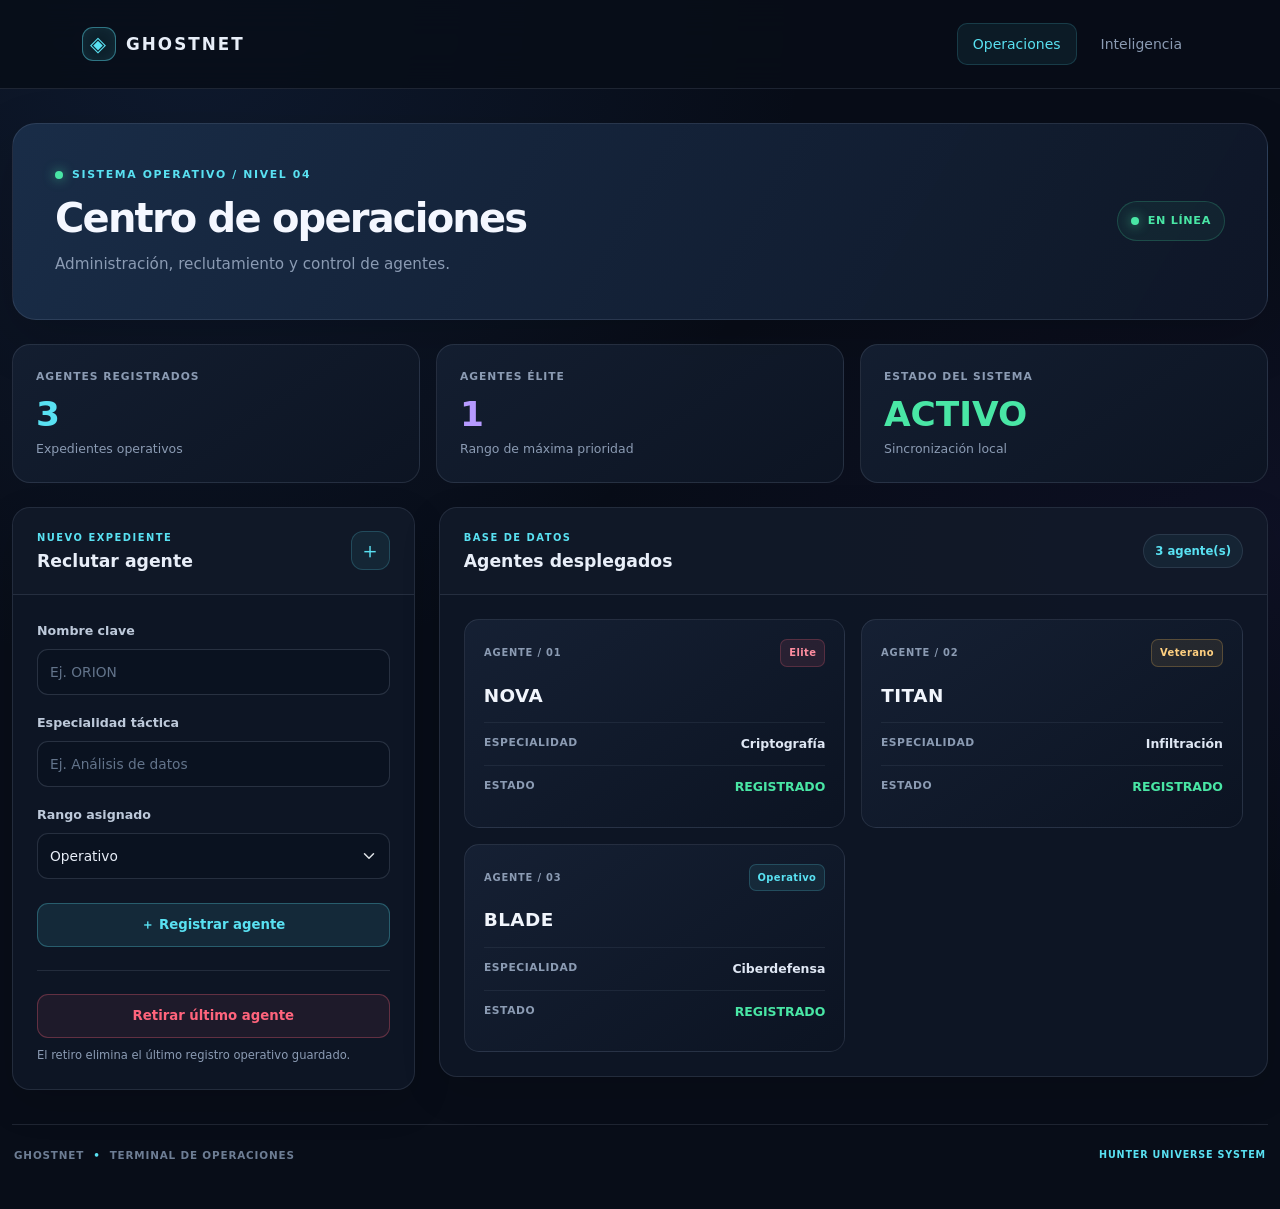
<file: Top Secret/Index.html>
<!DOCTYPE html>
<html lang="es" data-bs-theme="dark">
<head>
  <meta charset="UTF-8">
  <meta name="viewport" content="width=device-width, initial-scale=1.0">
  <meta name="theme-color" content="#080d18">
  <title>GhostNet | Centro de Operaciones</title>

  <link
    href="https://cdn.jsdelivr.net/npm/bootstrap@5.3.8/dist/css/bootstrap.min.css"
    rel="stylesheet"
  >
  <link rel="stylesheet" href="Style.css">
</head>

<body>
  <nav class="navbar navbar-expand-lg ghost-nav">
    <div class="container">
      <a class="navbar-brand brand-mark" href="Index.html">
        <span class="brand-icon">◈</span> GHOSTNET
      </a>

      <button
        class="navbar-toggler"
        type="button"
        data-bs-toggle="collapse"
        data-bs-target="#mainNavigation"
        aria-controls="mainNavigation"
        aria-expanded="false"
        aria-label="Abrir navegación"
      >
        <span class="navbar-toggler-icon"></span>
      </button>

      <div class="collapse navbar-collapse" id="mainNavigation">
        <div class="navbar-nav ms-auto gap-lg-2">
          <a class="nav-link active" aria-current="page"
             href="Index.html">Operaciones</a>
          <a class="nav-link" href="agents.html">Inteligencia</a>
        </div>
      </div>
    </div>
  </nav>

  <div class="container page-container">
    <header class="hero-panel mb-4">
      <div>
        <div class="eyebrow">
          <span class="status-dot"></span>
          SISTEMA OPERATIVO / NIVEL 04
        </div>
        <h1 class="hero-title">Centro de operaciones</h1>
        <p class="hero-description">
          Administración, reclutamiento y control de agentes.
        </p>
      </div>
      <div class="system-badge">
        <span class="status-dot"></span> EN LÍNEA
      </div>
    </header>

    <main id="app-root">
      <div class="loading-state">Inicializando sistema...</div>
    </main>

    <footer class="site-footer">
      GHOSTNET <span>•</span> TERMINAL DE OPERACIONES
      <span class="footer-version">HUNTER UNIVERSE SYSTEM</span>
    </footer>
  </div>

  <script src="https://cdn.jsdelivr.net/npm/bootstrap@5.3.8/dist/js/bootstrap.bundle.min.js"></script>
  <script src="App.js"></script>
</body>
</html>
</file>
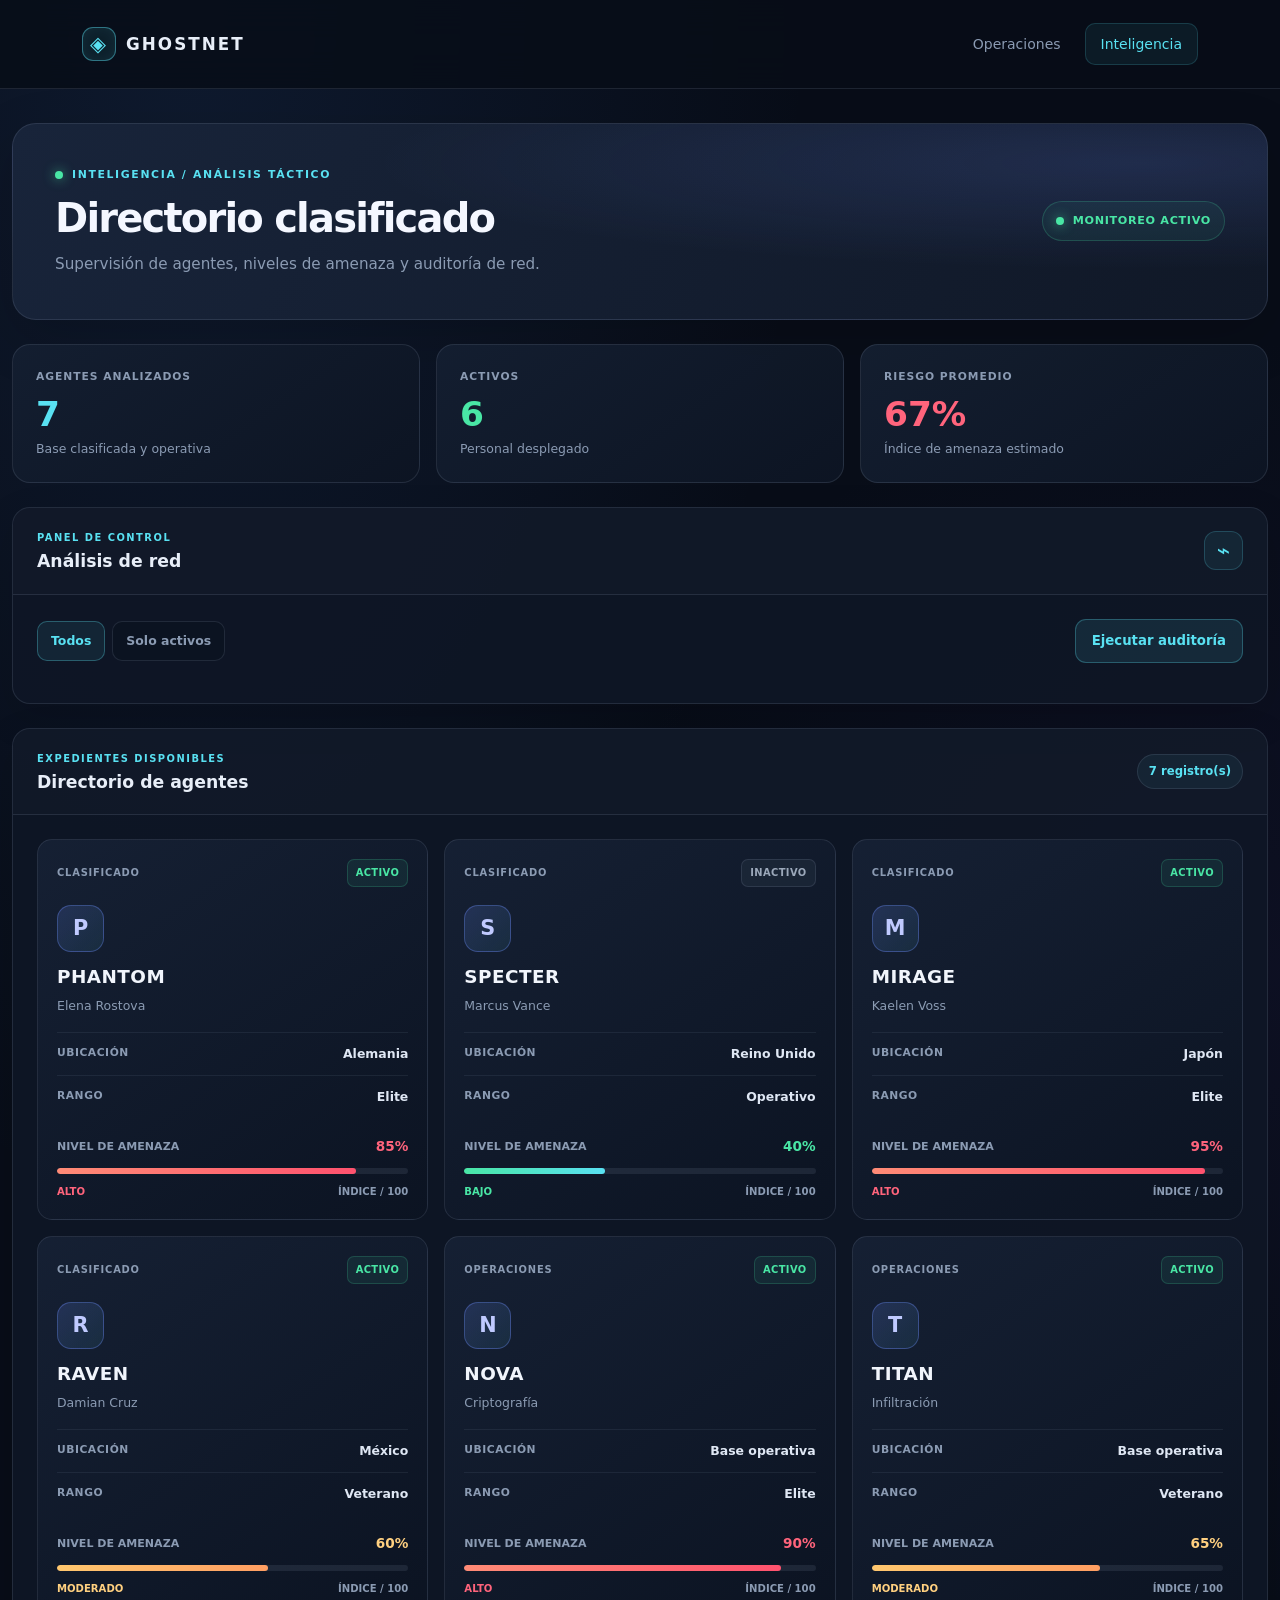
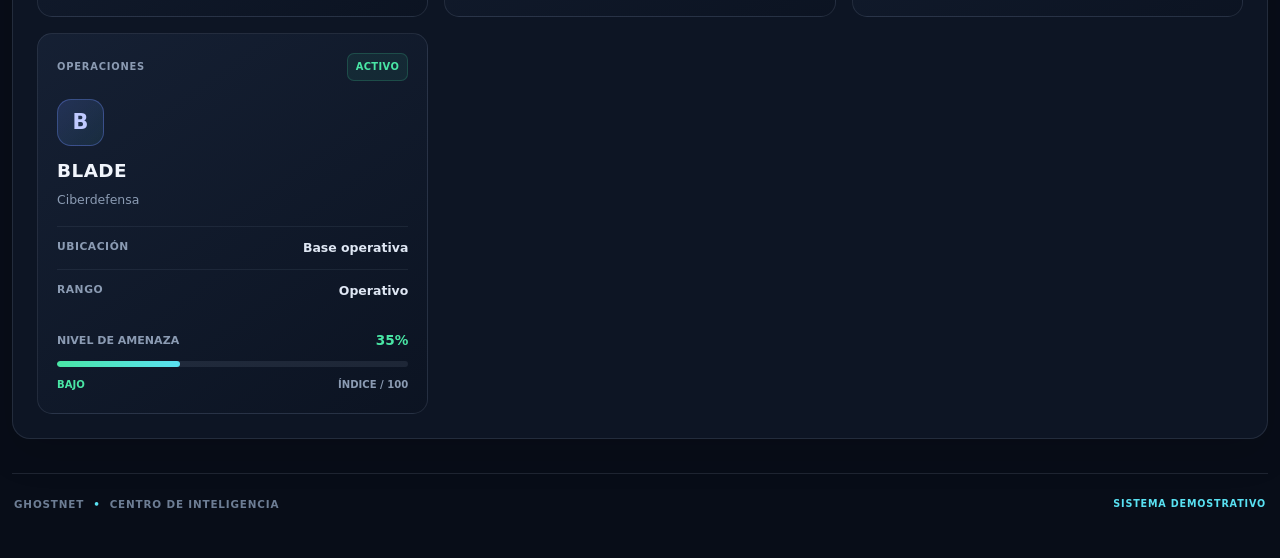
<file: Top Secret/agents.html>
<!DOCTYPE html>
<html lang="es" data-bs-theme="dark">
<head>
  <meta charset="UTF-8">
  <meta name="viewport" content="width=device-width, initial-scale=1.0">
  <meta name="theme-color" content="#080d18">
  <title>GhostNet | Inteligencia</title>

  <link
    href="https://cdn.jsdelivr.net/npm/bootstrap@5.3.8/dist/css/bootstrap.min.css"
    rel="stylesheet"
  >
  <link rel="stylesheet" href="Style.css">
</head>

<body>
  <nav class="navbar navbar-expand-lg ghost-nav">
    <div class="container">
      <a class="navbar-brand brand-mark" href="Index.html">
        <span class="brand-icon">◈</span> GHOSTNET
      </a>

      <button
        class="navbar-toggler"
        type="button"
        data-bs-toggle="collapse"
        data-bs-target="#mainNavigation"
        aria-controls="mainNavigation"
        aria-expanded="false"
        aria-label="Abrir navegación"
      >
        <span class="navbar-toggler-icon"></span>
      </button>

      <div class="collapse navbar-collapse" id="mainNavigation">
        <div class="navbar-nav ms-auto gap-lg-2">
          <a class="nav-link" href="Index.html">Operaciones</a>
          <a class="nav-link active" aria-current="page"
             href="agents.html">Inteligencia</a>
        </div>
      </div>
    </div>
  </nav>

  <div class="container page-container">
    <header class="hero-panel intelligence-hero mb-4">
      <div>
        <div class="eyebrow">
          <span class="status-dot"></span>
          INTELIGENCIA / ANÁLISIS TÁCTICO
        </div>
        <h1 class="hero-title">Directorio clasificado</h1>
        <p class="hero-description">
          Supervisión de agentes, niveles de amenaza y auditoría de red.
        </p>
      </div>
      <div class="system-badge">
        <span class="status-dot"></span> MONITOREO ACTIVO
      </div>
    </header>

    <main id="app-rootagents">
      <div class="loading-state">Cargando expedientes...</div>
    </main>

    <footer class="site-footer">
      GHOSTNET <span>•</span> CENTRO DE INTELIGENCIA
      <span class="footer-version">SISTEMA DEMOSTRATIVO</span>
    </footer>
  </div>

  <script src="https://cdn.jsdelivr.net/npm/bootstrap@5.3.8/dist/js/bootstrap.bundle.min.js"></script>
  <script src="agents.js"></script>
</body>
</html>
</file>
<file: Top Secret/Style.css>
/* =========================================
   GHOSTNET | DESIGN SYSTEM
   ========================================= */

:root {
  color-scheme: dark;
  --bg: #080d18;
  --surface: #101827;
  --surface-raised: #141f31;
  --border: rgba(148, 163, 184, 0.16);
  --text: #e8eef8;
  --muted: #8b9bb3;
  --cyan: #59e1f2;
  --blue: #6d8cff;
  --green: #49e6a5;
  --red: #ff647c;
  --purple: #b69aff;
  --radius: 18px;
}

* {
  box-sizing: border-box;
}

html {
  min-width: 320px;
  scroll-behavior: smooth;
}

body {
  min-height: 100vh;
  margin: 0;
  color: var(--text);
  background:
    radial-gradient(ellipse at 15% 0%, rgba(49, 92, 160, 0.17), transparent 40%),
    radial-gradient(ellipse at 100% 45%, rgba(63, 45, 135, 0.11), transparent 38%),
    var(--bg);
  font-family: Inter, "Segoe UI", system-ui, sans-serif;
  font-size: 14px;
  line-height: 1.6;
}

button,
input,
select {
  font: inherit;
}

a {
  text-decoration: none;
}

::selection {
  color: #07121b;
  background: var(--cyan);
}

/* Navegación */

.ghost-nav {
  position: sticky;
  top: 0;
  z-index: 1000;
  border-bottom: 1px solid var(--border);
  background: rgba(8, 13, 24, 0.86);
  backdrop-filter: blur(18px);
  -webkit-backdrop-filter: blur(18px);
}

.ghost-nav .container {
  min-height: 72px;
}

.brand-mark {
  display: inline-flex;
  align-items: center;
  gap: 10px;
  color: var(--text) !important;
  font-size: 1.05rem;
  font-weight: 850;
  letter-spacing: 0.12em;
}

.brand-icon {
  display: grid;
  width: 34px;
  height: 34px;
  place-items: center;
  border: 1px solid rgba(89, 225, 242, 0.45);
  border-radius: 11px;
  color: var(--cyan);
  background: rgba(89, 225, 242, 0.08);
  box-shadow: inset 0 0 14px rgba(89, 225, 242, 0.08);
  font-size: 1.3rem;
}

.ghost-nav .nav-link {
  padding: 9px 15px !important;
  border: 1px solid transparent;
  border-radius: 10px;
  color: var(--muted);
  transition: color 180ms ease, background 180ms ease;
}

.ghost-nav .nav-link:hover,
.ghost-nav .nav-link.active {
  border-color: rgba(89, 225, 242, 0.17);
  color: var(--cyan);
  background: rgba(89, 225, 242, 0.07);
}

.navbar-toggler {
  border-color: var(--border);
}

.navbar-toggler:focus {
  box-shadow: 0 0 0 3px rgba(89, 225, 242, 0.15);
}

/* Contenedor principal */

.page-container {
  max-width: 1280px;
  padding-top: 34px;
  padding-bottom: 24px;
}

.hero-panel {
  display: flex;
  align-items: center;
  justify-content: space-between;
  gap: 24px;
  min-height: 190px;
  padding: clamp(24px, 5vw, 42px);
  overflow: hidden;
  border: 1px solid var(--border);
  border-radius: 24px;
  background:
    linear-gradient(120deg, rgba(26, 46, 74, 0.92), rgba(14, 22, 39, 0.94)),
    var(--surface);
  box-shadow: 0 18px 55px rgba(0, 0, 0, 0.16);
}

.intelligence-hero {
  background:
    radial-gradient(ellipse at 90% 20%, rgba(109, 140, 255, 0.16), transparent 48%),
    linear-gradient(120deg, #18243a, #101827);
}

.eyebrow {
  display: flex;
  align-items: center;
  gap: 9px;
  margin-bottom: 11px;
  color: var(--cyan);
  font-size: 0.68rem;
  font-weight: 800;
  letter-spacing: 0.15em;
}

.hero-title {
  margin: 0;
  color: #f4f7ff;
  font-size: clamp(1.65rem, 4vw, 2.5rem);
  font-weight: 800;
  letter-spacing: -0.045em;
}

.hero-description {
  max-width: 570px;
  margin: 10px 0 0;
  color: var(--muted);
  font-size: 0.95rem;
}

.status-dot {
  display: inline-block;
  width: 8px;
  height: 8px;
  flex-shrink: 0;
  border-radius: 50%;
  background: var(--green);
  box-shadow: 0 0 12px rgba(73, 230, 165, 0.7);
}

.system-badge {
  display: inline-flex;
  align-items: center;
  gap: 9px;
  flex-shrink: 0;
  padding: 10px 13px;
  border: 1px solid rgba(73, 230, 165, 0.2);
  border-radius: 100px;
  color: var(--green);
  background: rgba(73, 230, 165, 0.06);
  font-size: 0.7rem;
  font-weight: 800;
  letter-spacing: 0.06em;
}

/* Estadísticas */

.stats-grid {
  display: grid;
  grid-template-columns: repeat(3, minmax(0, 1fr));
  gap: 16px;
}

.stat-card {
  min-width: 0;
  padding: 23px;
  border: 1px solid var(--border);
  border-radius: var(--radius);
  background: linear-gradient(145deg, rgba(20, 31, 49, 0.96), rgba(13, 21, 35, 0.96));
  transition: transform 180ms ease, border-color 180ms ease;
}

.stat-card:hover {
  transform: translateY(-3px);
  border-color: rgba(89, 225, 242, 0.3);
}

.stat-label,
.stat-caption {
  display: block;
  color: var(--muted);
}

.stat-label {
  font-size: 0.67rem;
  font-weight: 800;
  letter-spacing: 0.09em;
}

.stat-value {
  display: block;
  margin: 9px 0 4px;
  color: var(--cyan);
  font-size: clamp(1.6rem, 3vw, 2.15rem);
  font-weight: 800;
  line-height: 1.2;
  overflow-wrap: anywhere;
}

.stat-caption {
  font-size: 0.78rem;
}

.accent-purple {
  color: var(--purple) !important;
}

.accent-green {
  color: var(--green) !important;
}

.accent-red {
  color: var(--red) !important;
}

/* Paneles */

.ghost-card {
  overflow: hidden;
  border: 1px solid var(--border);
  border-radius: var(--radius);
  background: rgba(15, 23, 38, 0.91);
  box-shadow: 0 14px 40px rgba(0, 0, 0, 0.12);
}

.panel-heading {
  display: flex;
  align-items: center;
  justify-content: space-between;
  gap: 14px;
  padding: 22px 24px;
  border-bottom: 1px solid var(--border);
  background: rgba(255, 255, 255, 0.012);
}

.panel-heading .eyebrow {
  margin-bottom: 5px;
  font-size: 0.62rem;
}

.panel-title {
  margin: 0;
  color: var(--text);
  font-size: 1.08rem;
  font-weight: 750;
}

.panel-symbol {
  display: grid;
  width: 39px;
  height: 39px;
  place-items: center;
  flex-shrink: 0;
  border: 1px solid rgba(89, 225, 242, 0.2);
  border-radius: 12px;
  color: var(--cyan);
  background: rgba(89, 225, 242, 0.07);
  font-size: 1.4rem;
}

.panel-body {
  padding: 24px;
}

.panel-divider {
  height: 1px;
  margin: 23px 0;
  background: var(--border);
}

.counter-pill {
  padding: 7px 11px;
  border: 1px solid var(--border);
  border-radius: 100px;
  color: var(--cyan);
  background: rgba(89, 225, 242, 0.06);
  font-size: 0.73rem;
  font-weight: 700;
  white-space: nowrap;
}

/* Formulario */

.form-label {
  margin-bottom: 8px;
  color: #bdc9da;
  font-size: 0.79rem;
  font-weight: 650;
}

.ghost-input {
  min-height: 46px;
  border: 1px solid rgba(148, 163, 184, 0.2);
  border-radius: 11px;
  color: var(--text);
  background-color: #0a1220;
  font-size: 0.86rem;
}

.ghost-input::placeholder {
  color: #63748b;
}

.ghost-input:focus {
  border-color: var(--cyan);
  color: var(--text);
  background-color: #0a1220;
  box-shadow: 0 0 0 3px rgba(89, 225, 242, 0.1);
}

.ghost-input option {
  color: var(--text);
  background: var(--surface);
}

.btn-ghost-primary,
.btn-ghost-danger {
  min-height: 44px;
  padding: 10px 16px;
  border: 1px solid transparent;
  border-radius: 11px;
  font-size: 0.83rem;
  font-weight: 750;
  transition: transform 160ms ease, background 160ms ease;
}

.btn-ghost-primary {
  border-color: rgba(89, 225, 242, 0.28);
  color: var(--cyan);
  background: rgba(89, 225, 242, 0.1);
}

.btn-ghost-primary:hover {
  border-color: rgba(89, 225, 242, 0.6);
  color: #07121b;
  background: var(--cyan);
}

.btn-ghost-danger {
  border-color: rgba(255, 100, 124, 0.3);
  color: var(--red);
  background: rgba(255, 100, 124, 0.07);
}

.btn-ghost-danger:hover {
  color: #fff;
  background: #b92e4b;
}

.btn-ghost-primary:active,
.btn-ghost-danger:active {
  transform: scale(0.98);
}

.helper-text {
  color: var(--muted);
  font-size: 0.72rem;
}

/* Notificaciones */

.notice {
  padding: 11px 13px;
  border: 1px solid var(--border);
  border-radius: 10px;
  font-size: 0.78rem;
}

.notice-success {
  border-color: rgba(73, 230, 165, 0.2);
  color: var(--green);
  background: rgba(73, 230, 165, 0.06);
}

.notice-danger {
  border-color: rgba(255, 100, 124, 0.25);
  color: #ff9aaa;
  background: rgba(255, 100, 124, 0.07);
}

/* Tarjetas de agentes */

.agent-card {
  height: 100%;
  padding: 19px;
  overflow: hidden;
  border: 1px solid var(--border);
  border-radius: 15px;
  background: linear-gradient(145deg, rgba(22, 33, 52, 0.97), rgba(12, 20, 34, 0.97));
  transition: transform 200ms ease, border-color 200ms ease, box-shadow 200ms ease;
  animation: card-enter 350ms ease both;
}

.agent-card:hover {
  transform: translateY(-4px);
  border-color: rgba(89, 225, 242, 0.3);
  box-shadow: 0 12px 30px rgba(0, 0, 0, 0.2);
}

.agent-card-top {
  display: flex;
  align-items: center;
  justify-content: space-between;
  gap: 9px;
  margin-bottom: 18px;
}

.agent-index {
  color: var(--muted);
  font-size: 0.62rem;
  font-weight: 800;
  letter-spacing: 0.08em;
}

.rank-badge,
.agent-status {
  display: inline-flex;
  align-items: center;
  padding: 5px 8px;
  border: 1px solid transparent;
  border-radius: 7px;
  font-size: 0.62rem;
  font-weight: 850;
  letter-spacing: 0.04em;
}

.rank-elite {
  border-color: rgba(255, 100, 124, 0.22);
  color: #ff8da0;
  background: rgba(255, 100, 124, 0.1);
}

.rank-veteran {
  border-color: rgba(255, 195, 92, 0.23);
  color: #ffd080;
  background: rgba(255, 195, 92, 0.09);
}

.rank-operative {
  border-color: rgba(89, 225, 242, 0.2);
  color: var(--cyan);
  background: rgba(89, 225, 242, 0.08);
}

.agent-name {
  margin: 8px 0 15px;
  color: #f1f5fc;
  font-size: 1.15rem;
  font-weight: 850;
  letter-spacing: 0.025em;
  overflow-wrap: anywhere;
}

.agent-detail {
  display: flex;
  align-items: flex-start;
  justify-content: space-between;
  gap: 12px;
  padding: 11px 0;
  border-top: 1px solid rgba(148, 163, 184, 0.1);
}

.agent-detail > span {
  color: var(--muted);
  font-size: 0.67rem;
  font-weight: 750;
  letter-spacing: 0.05em;
}

.agent-detail > strong {
  max-width: 65%;
  color: #dfe7f4;
  font-size: 0.78rem;
  font-weight: 650;
  text-align: right;
  overflow-wrap: anywhere;
}

/* Inteligencia y riesgo */

.intelligence-card {
  position: relative;
}

.intel-avatar {
  display: grid;
  width: 47px;
  height: 47px;
  margin-bottom: 14px;
  place-items: center;
  border: 1px solid rgba(109, 140, 255, 0.35);
  border-radius: 14px;
  color: #c0caff;
  background: linear-gradient(135deg, rgba(109, 140, 255, 0.18), rgba(89, 225, 242, 0.08));
  font-size: 1.3rem;
  font-weight: 850;
}

.intel-identity {
  min-height: 24px;
  margin: -7px 0 12px;
  color: var(--muted);
  font-size: 0.78rem;
}

.agent-status {
  white-space: nowrap;
}

.status-active {
  border-color: rgba(73, 230, 165, 0.18);
  color: var(--green);
  background: rgba(73, 230, 165, 0.08);
}

.status-inactive {
  border-color: var(--border);
  color: #9ba8ba;
  background: rgba(148, 163, 184, 0.07);
}

.risk-heading,
.risk-footer {
  display: flex;
  align-items: center;
  justify-content: space-between;
  gap: 10px;
}

.risk-heading {
  margin-top: 18px;
  font-size: 0.69rem;
  font-weight: 800;
}

.risk-heading > span {
  color: var(--muted);
}

.risk-heading > strong {
  font-size: 0.85rem;
}

.risk-track {
  height: 6px;
  margin: 10px 0;
  overflow: hidden;
  border-radius: 100px;
  background: rgba(148, 163, 184, 0.13);
}

.risk-fill {
  height: 100%;
  border-radius: inherit;
  transition: width 400ms ease;
}

.risk-high {
  color: var(--red) !important;
}

.risk-fill.risk-high {
  background: linear-gradient(90deg, #ff8b76, #ff526e);
}

.risk-medium {
  color: #ffd080 !important;
}

.risk-fill.risk-medium {
  background: linear-gradient(90deg, #ffc76e, #ff9e62);
}

.risk-low {
  color: var(--green) !important;
}

.risk-fill.risk-low {
  background: linear-gradient(90deg, #49e6a5, #59e1f2);
}

.risk-footer {
  color: var(--muted);
  font-size: 0.63rem;
  font-weight: 800;
}

/* Filtros y auditoría */

.toolbar {
  display: flex;
  flex-wrap: wrap;
  align-items: center;
  justify-content: space-between;
  gap: 14px;
}

.filter-group {
  display: flex;
  flex-wrap: wrap;
  gap: 7px;
}

.filter-btn {
  min-height: 40px;
  padding: 9px 13px;
  border: 1px solid var(--border);
  border-radius: 10px;
  color: var(--muted);
  background: #0b1321;
  font-size: 0.78rem;
  font-weight: 700;
  cursor: pointer;
  transition: color 150ms ease, background 150ms ease;
}

.filter-btn:hover,
.filter-btn.active {
  border-color: rgba(89, 225, 242, 0.3);
  color: var(--cyan);
  background: rgba(89, 225, 242, 0.08);
}

.audit-report {
  display: flex;
  gap: 16px;
  padding: 20px;
  border: 1px solid rgba(255, 100, 124, 0.22);
  border-radius: 14px;
  background: linear-gradient(115deg, rgba(255, 100, 124, 0.08), rgba(20, 31, 49, 0.6));
  animation: card-enter 250ms ease both;
}

.audit-icon {
  display: grid;
  width: 39px;
  height: 39px;
  flex-shrink: 0;
  place-items: center;
  border: 1px solid rgba(255, 100, 124, 0.25);
  border-radius: 12px;
  color: var(--red);
  background: rgba(255, 100, 124, 0.1);
  font-size: 1.3rem;
  font-weight: 850;
}

.audit-content {
  flex: 1;
  min-width: 0;
}

.audit-title {
  margin: 0 0 6px;
  font-size: 1rem;
  font-weight: 800;
}

.audit-description {
  margin: 0;
  color: var(--muted);
  font-size: 0.81rem;
}

/* Estados vacíos y pie de página */

.empty-state,
.loading-state {
  padding: 35px 15px;
  color: var(--muted);
  text-align: center;
}

.empty-state {
  font-size: 0.85rem;
}

.site-footer {
  display: flex;
  flex-wrap: wrap;
  align-items: center;
  gap: 9px;
  margin-top: 34px;
  padding: 22px 2px;
  border-top: 1px solid var(--border);
  color: #6d7d94;
  font-size: 0.65rem;
  font-weight: 800;
  letter-spacing: 0.08em;
}

.site-footer > span {
  color: var(--cyan);
}

.footer-version {
  margin-left: auto;
  color: #52627a;
  font-size: 0.6rem;
}

/* Animaciones accesibles */

@keyframes card-enter {
  from {
    opacity: 0;
    transform: translateY(7px);
  }

  to {
    opacity: 1;
    transform: translateY(0);
  }
}

@media (prefers-reduced-motion: reduce) {
  *,
  *::before,
  *::after {
    scroll-behavior: auto !important;
    animation-duration: 0.01ms !important;
    animation-iteration-count: 1 !important;
    transition-duration: 0.01ms !important;
  }
}

/* Tablet y móvil */

@media (max-width: 767.98px) {
  .page-container {
    padding-top: 22px;
  }

  .hero-panel {
    align-items: flex-start;
    flex-direction: column;
    gap: 17px;
    padding: 24px;
  }

  .stats-grid {
    grid-template-columns: 1fr;
    gap: 11px;
  }

  .stat-card {
    padding: 18px;
  }

  .stat-value {
    font-size: 1.8rem;
  }

  .panel-heading,
  .panel-body {
    padding: 18px;
  }

  .toolbar {
    align-items: stretch;
    flex-direction: column;
  }

  .toolbar > button {
    width: 100%;
  }

  .filter-group {
    display: grid;
    grid-template-columns: repeat(2, minmax(0, 1fr));
  }

  .filter-btn {
    width: 100%;
  }

  .footer-version {
    width: 100%;
    margin-left: 0;
  }
}
</file>
